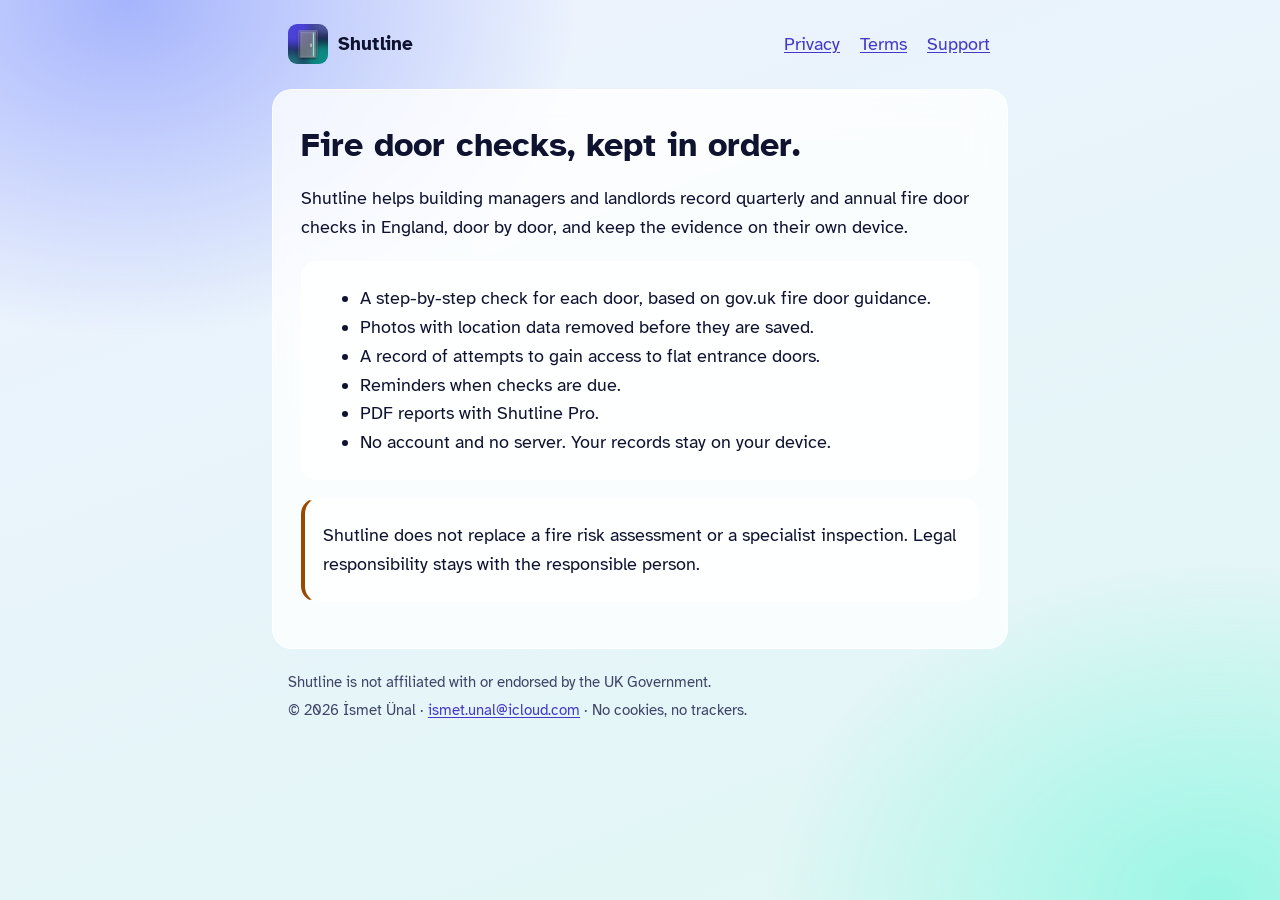
<file: index.html>
<!doctype html>
<html lang="en-GB">
<head>
<meta charset="utf-8">
<meta name="viewport" content="width=device-width,initial-scale=1">
<title>Shutline: fire door checks</title>
<meta name="description" content="Shutline helps building managers and landlords record fire door checks, on the device, with no account.">
<meta name="color-scheme" content="light dark">
<meta name="referrer" content="no-referrer">
<link rel="canonical" href="https://iunalk.github.io/shutline-support/">
<link rel="icon" type="image/png" href="assets/icon.png">
<link rel="apple-touch-icon" href="assets/apple-touch-icon.png">
<link rel="stylesheet" href="assets/site.css">
</head>
<body>
<a class="skip" href="#main">Skip to content</a>
<header class="site-header"><div class="wrap">
<a class="brand" href="./"><img src="assets/icon.png" alt="" width="40" height="40">Shutline</a>
<nav class="site-nav" aria-label="Main">
<a href="privacy/">Privacy</a>
<a href="terms/">Terms</a>
<a href="support/">Support</a>
</nav>
</div></header>
<main id="main" class="wrap">
<h1>Fire door checks, kept in order.</h1>
<p class="lead">Shutline helps building managers and landlords record quarterly and annual fire door checks in England, door by door, and keep the evidence on their own device.</p>
<div class="card">
<ul>
<li>A step-by-step check for each door, based on gov.uk fire door guidance.</li>
<li>Photos with location data removed before they are saved.</li>
<li>A record of attempts to gain access to flat entrance doors.</li>
<li>Reminders when checks are due.</li>
<li>PDF reports with Shutline Pro.</li>
<li>No account and no server. Your records stay on your device.</li>
</ul>
</div>
<div class="card warn"><p>Shutline does not replace a fire risk assessment or a specialist inspection. Legal responsibility stays with the responsible person.</p></div>
</main>
<footer class="site-footer"><div class="wrap">
<p>Shutline is not affiliated with or endorsed by the UK Government.</p>
<p>© 2026 İsmet Ünal · <a href="mailto:ismet.unal@icloud.com">ismet.unal@icloud.com</a> · No cookies, no trackers.</p>
</div></footer>
</body>
</html>
</file>
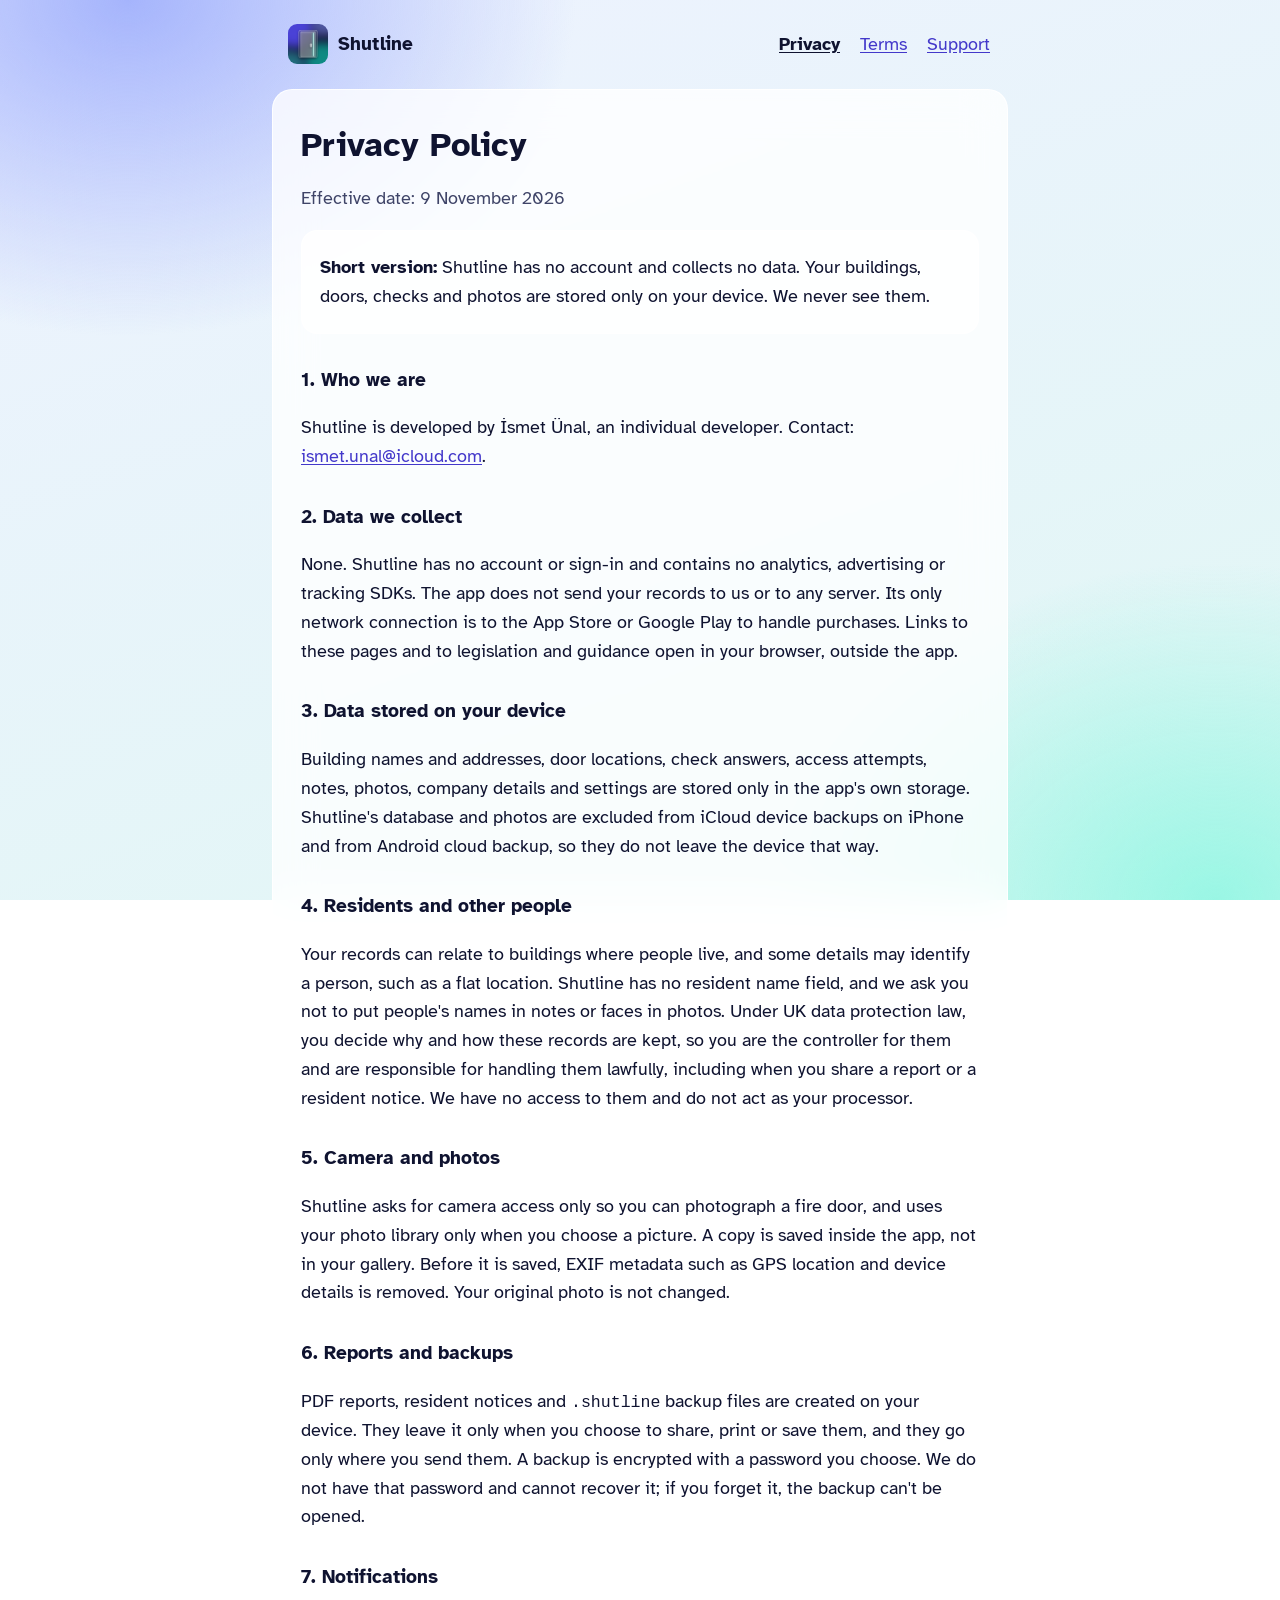
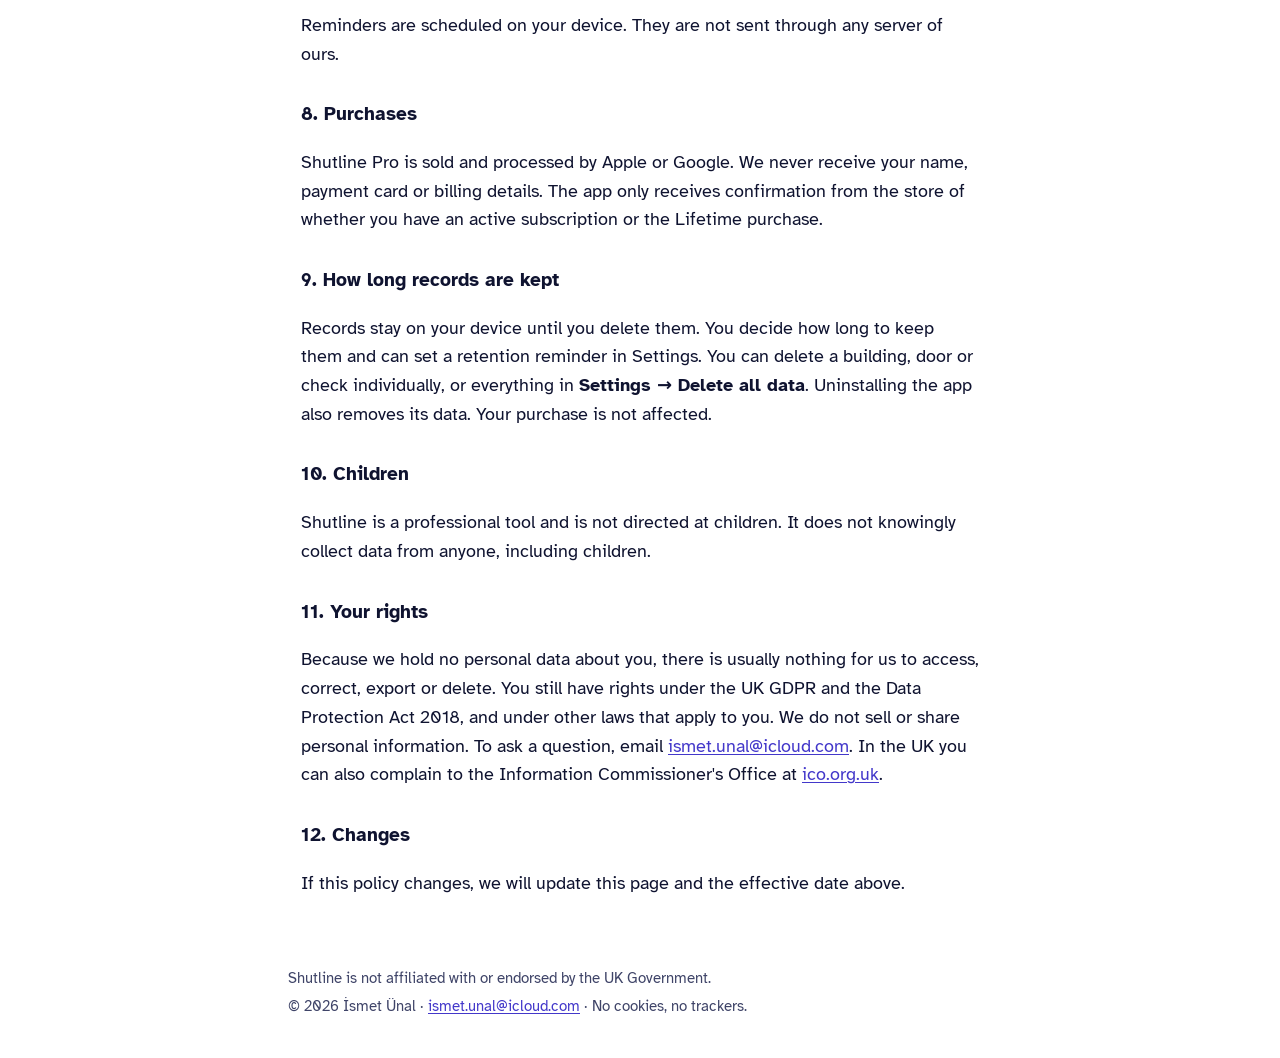
<file: privacy/index.html>
<!doctype html>
<html lang="en-GB">
<head>
<meta charset="utf-8">
<meta name="viewport" content="width=device-width,initial-scale=1">
<title>Privacy Policy – Shutline</title>
<meta name="description" content="How Shutline handles data: it collects none. Records and photos stay on your device.">
<meta name="color-scheme" content="light dark">
<meta name="referrer" content="no-referrer">
<link rel="canonical" href="https://iunalk.github.io/shutline-support/privacy/">
<link rel="icon" type="image/png" href="../assets/icon.png">
<link rel="apple-touch-icon" href="../assets/apple-touch-icon.png">
<link rel="stylesheet" href="../assets/site.css">
</head>
<body>
<a class="skip" href="#main">Skip to content</a>
<header class="site-header"><div class="wrap">
<a class="brand" href="../"><img src="../assets/icon.png" alt="" width="40" height="40">Shutline</a>
<nav class="site-nav" aria-label="Main">
<a href="../privacy/" aria-current="page">Privacy</a>
<a href="../terms/">Terms</a>
<a href="../support/">Support</a>
</nav>
</div></header>
<main id="main" class="wrap">
<h1>Privacy Policy</h1>
<p class="meta">Effective date: 9 November 2026</p>
<div class="card note"><p><strong>Short version:</strong> Shutline has no account and collects no data. Your buildings, doors, checks and photos are stored only on your device. We never see them.</p></div>
<h2>1. Who we are</h2>
<p>Shutline is developed by İsmet Ünal, an individual developer. Contact: <a href="mailto:ismet.unal@icloud.com">ismet.unal@icloud.com</a>.</p>
<h2>2. Data we collect</h2>
<p>None. Shutline has no account or sign-in and contains no analytics, advertising or tracking SDKs. The app does not send your records to us or to any server. Its only network connection is to the App Store or Google Play to handle purchases. Links to these pages and to legislation and guidance open in your browser, outside the app.</p>
<h2>3. Data stored on your device</h2>
<p>Building names and addresses, door locations, check answers, access attempts, notes, photos, company details and settings are stored only in the app's own storage. Shutline's database and photos are excluded from iCloud device backups on iPhone and from Android cloud backup, so they do not leave the device that way.</p>
<h2>4. Residents and other people</h2>
<p>Your records can relate to buildings where people live, and some details may identify a person, such as a flat location. Shutline has no resident name field, and we ask you not to put people's names in notes or faces in photos. Under UK data protection law, you decide why and how these records are kept, so you are the controller for them and are responsible for handling them lawfully, including when you share a report or a resident notice. We have no access to them and do not act as your processor.</p>
<h2>5. Camera and photos</h2>
<p>Shutline asks for camera access only so you can photograph a fire door, and uses your photo library only when you choose a picture. A copy is saved inside the app, not in your gallery. Before it is saved, EXIF metadata such as GPS location and device details is removed. Your original photo is not changed.</p>
<h2>6. Reports and backups</h2>
<p>PDF reports, resident notices and <code>.shutline</code> backup files are created on your device. They leave it only when you choose to share, print or save them, and they go only where you send them. A backup is encrypted with a password you choose. We do not have that password and cannot recover it; if you forget it, the backup can't be opened.</p>
<h2>7. Notifications</h2>
<p>Reminders are scheduled on your device. They are not sent through any server of ours.</p>
<h2>8. Purchases</h2>
<p>Shutline Pro is sold and processed by Apple or Google. We never receive your name, payment card or billing details. The app only receives confirmation from the store of whether you have an active subscription or the Lifetime purchase.</p>
<h2>9. How long records are kept</h2>
<p>Records stay on your device until you delete them. You decide how long to keep them and can set a retention reminder in Settings. You can delete a building, door or check individually, or everything in <strong>Settings → Delete all data</strong>. Uninstalling the app also removes its data. Your purchase is not affected.</p>
<h2>10. Children</h2>
<p>Shutline is a professional tool and is not directed at children. It does not knowingly collect data from anyone, including children.</p>
<h2>11. Your rights</h2>
<p>Because we hold no personal data about you, there is usually nothing for us to access, correct, export or delete. You still have rights under the UK GDPR and the Data Protection Act 2018, and under other laws that apply to you. We do not sell or share personal information. To ask a question, email <a href="mailto:ismet.unal@icloud.com">ismet.unal@icloud.com</a>. In the UK you can also complain to the Information Commissioner's Office at <a href="https://ico.org.uk/make-a-complaint/">ico.org.uk</a>.</p>
<h2>12. Changes</h2>
<p>If this policy changes, we will update this page and the effective date above.</p>
</main>
<footer class="site-footer"><div class="wrap">
<p>Shutline is not affiliated with or endorsed by the UK Government.</p>
<p>© 2026 İsmet Ünal · <a href="mailto:ismet.unal@icloud.com">ismet.unal@icloud.com</a> · No cookies, no trackers.</p>
</div></footer>
</body>
</html>
</file>
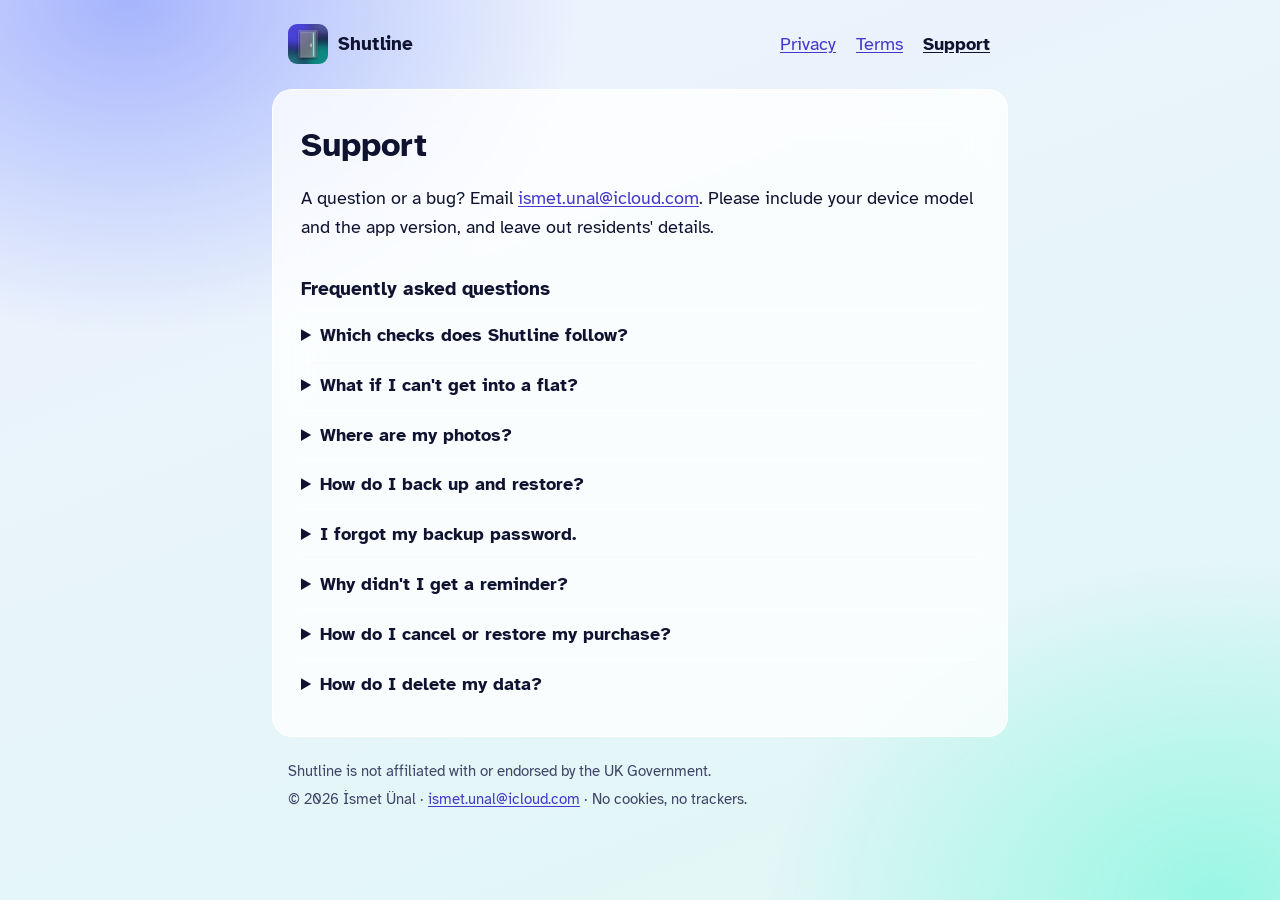
<file: support/index.html>
<!doctype html>
<html lang="en-GB">
<head>
<meta charset="utf-8">
<meta name="viewport" content="width=device-width,initial-scale=1">
<title>Support – Shutline</title>
<meta name="description" content="Help with Shutline: fire door checks, access attempts, photos, backup and subscriptions.">
<meta name="color-scheme" content="light dark">
<meta name="referrer" content="no-referrer">
<link rel="canonical" href="https://iunalk.github.io/shutline-support/support/">
<link rel="icon" type="image/png" href="../assets/icon.png">
<link rel="apple-touch-icon" href="../assets/apple-touch-icon.png">
<link rel="stylesheet" href="../assets/site.css">
</head>
<body>
<a class="skip" href="#main">Skip to content</a>
<header class="site-header"><div class="wrap">
<a class="brand" href="../"><img src="../assets/icon.png" alt="" width="40" height="40">Shutline</a>
<nav class="site-nav" aria-label="Main">
<a href="../privacy/">Privacy</a>
<a href="../terms/">Terms</a>
<a href="../support/" aria-current="page">Support</a>
</nav>
</div></header>
<main id="main" class="wrap">
<h1>Support</h1>
<p class="lead">A question or a bug? Email <a href="mailto:ismet.unal@icloud.com">ismet.unal@icloud.com</a>. Please include your device model and the app version, and leave out residents' details.</p>
<h2>Frequently asked questions</h2>
<details><summary>Which checks does Shutline follow?</summary>
<p>The check steps follow regulation 10 of the <a href="https://www.legislation.gov.uk/uksi/2022/547/regulation/10/made">Fire Safety (England) Regulations 2022</a> and the <a href="https://www.gov.uk/government/publications/fire-safety-england-regulations-2022-fire-door-guidance/fire-safety-england-regulations-2022-fire-door-guidance">gov.uk fire door guidance</a>. Check whether they apply to your building. Shutline does not replace a fire risk assessment or a specialist inspection.</p></details>
<details><summary>What if I can't get into a flat?</summary>
<p>Record each attempt on the door's screen, with the date, method and a note. The records show the steps you took to gain access.</p></details>
<details><summary>Where are my photos?</summary>
<p>Inside Shutline, not in your gallery. Location data is removed before a photo is saved. Please avoid photographing people.</p></details>
<details><summary>How do I back up and restore?</summary>
<p>In Settings, choose <strong>Create encrypted backup</strong> and set a password of at least 8 characters. Save the <code>.shutline</code> file somewhere safe. To bring it back, choose <strong>Restore from backup</strong>. Restoring replaces the records on this device. Records are not in iCloud or Google device backups, so this file is how you move to a new phone. Creating a backup needs Pro; restoring is free.</p></details>
<details><summary>I forgot my backup password.</summary>
<p>The backup can't be opened without it. We don't have the password and can't recover it.</p></details>
<details><summary>Why didn't I get a reminder?</summary>
<p>Check that notifications are allowed for Shutline in your device settings and that a reminder time is set in Settings.</p></details>
<details><summary>How do I cancel or restore my purchase?</summary>
<p>Cancel a subscription in your device's subscription settings: on iPhone, Settings → your name → Subscriptions; on Android, Google Play → Payments &amp; subscriptions → Subscriptions. On a new device, open the Pro screen and tap <strong>Restore purchases</strong> while signed in to the same store account. This also restores Lifetime.</p></details>
<details><summary>How do I delete my data?</summary>
<p>Delete a building, door or check on its own screen, or everything in <strong>Settings → Delete all data</strong>. See the <a href="../privacy/">Privacy Policy</a>.</p></details>
</main>
<footer class="site-footer"><div class="wrap">
<p>Shutline is not affiliated with or endorsed by the UK Government.</p>
<p>© 2026 İsmet Ünal · <a href="mailto:ismet.unal@icloud.com">ismet.unal@icloud.com</a> · No cookies, no trackers.</p>
</div></footer>
</body>
</html>
</file>
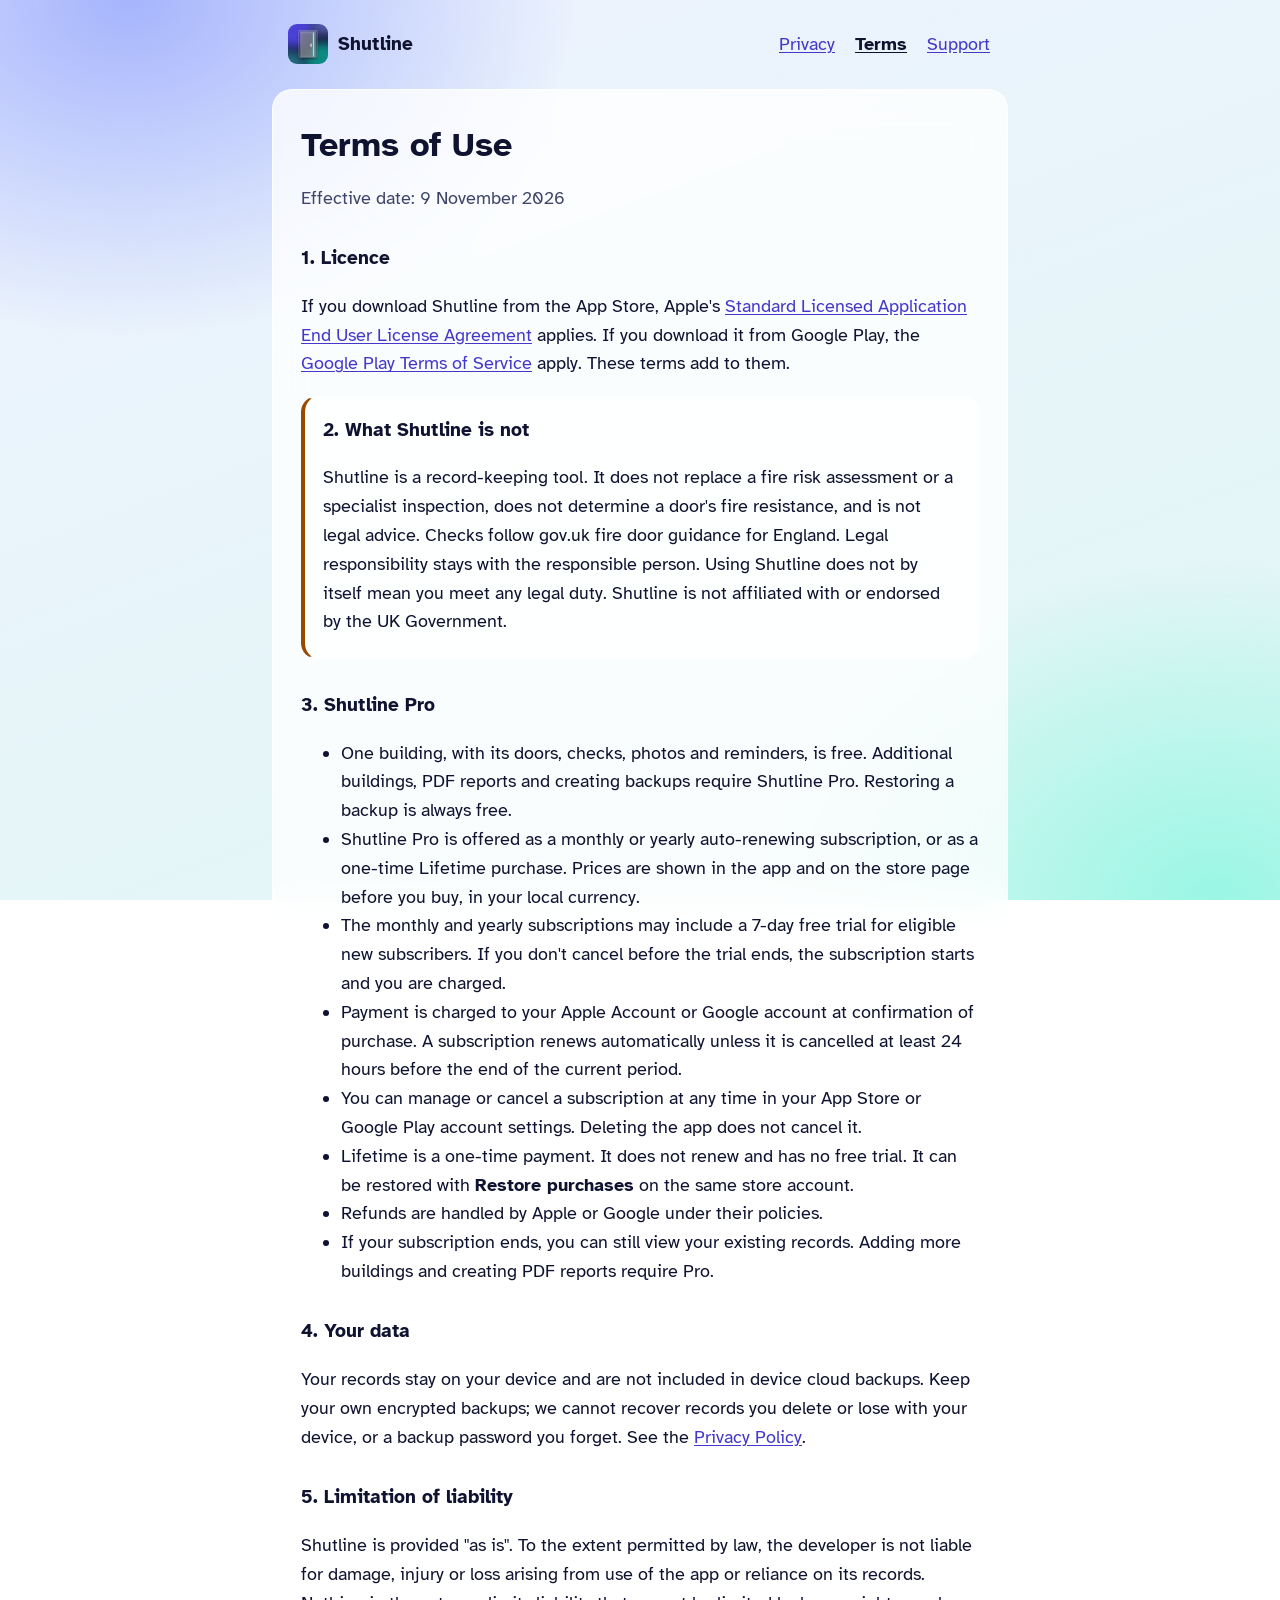
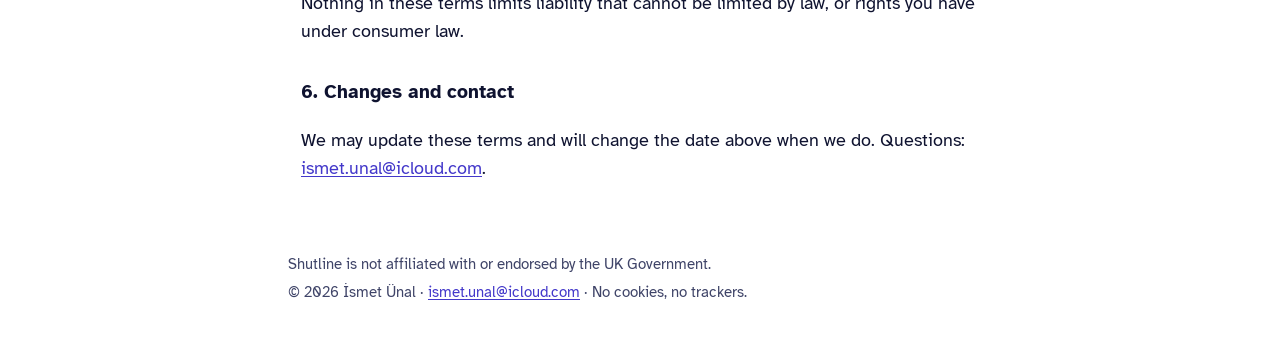
<file: terms/index.html>
<!doctype html>
<html lang="en-GB">
<head>
<meta charset="utf-8">
<meta name="viewport" content="width=device-width,initial-scale=1">
<title>Terms of Use – Shutline</title>
<meta name="description" content="Terms of use for Shutline, including Shutline Pro subscriptions and the Lifetime purchase.">
<meta name="color-scheme" content="light dark">
<meta name="referrer" content="no-referrer">
<link rel="canonical" href="https://iunalk.github.io/shutline-support/terms/">
<link rel="icon" type="image/png" href="../assets/icon.png">
<link rel="apple-touch-icon" href="../assets/apple-touch-icon.png">
<link rel="stylesheet" href="../assets/site.css">
</head>
<body>
<a class="skip" href="#main">Skip to content</a>
<header class="site-header"><div class="wrap">
<a class="brand" href="../"><img src="../assets/icon.png" alt="" width="40" height="40">Shutline</a>
<nav class="site-nav" aria-label="Main">
<a href="../privacy/">Privacy</a>
<a href="../terms/" aria-current="page">Terms</a>
<a href="../support/">Support</a>
</nav>
</div></header>
<main id="main" class="wrap">
<h1>Terms of Use</h1>
<p class="meta">Effective date: 9 November 2026</p>
<h2>1. Licence</h2>
<p>If you download Shutline from the App Store, Apple's <a href="https://www.apple.com/legal/internet-services/itunes/dev/stdeula/">Standard Licensed Application End User License Agreement</a> applies. If you download it from Google Play, the <a href="https://play.google.com/about/play-terms/">Google Play Terms of Service</a> apply. These terms add to them.</p>
<div class="card warn">
<h2>2. What Shutline is not</h2>
<p>Shutline is a record-keeping tool. It does not replace a fire risk assessment or a specialist inspection, does not determine a door's fire resistance, and is not legal advice. Checks follow gov.uk fire door guidance for England. Legal responsibility stays with the responsible person. Using Shutline does not by itself mean you meet any legal duty. Shutline is not affiliated with or endorsed by the UK Government.</p>
</div>
<h2>3. Shutline Pro</h2>
<ul>
<li>One building, with its doors, checks, photos and reminders, is free. Additional buildings, PDF reports and creating backups require Shutline Pro. Restoring a backup is always free.</li>
<li>Shutline Pro is offered as a monthly or yearly auto-renewing subscription, or as a one-time Lifetime purchase. Prices are shown in the app and on the store page before you buy, in your local currency.</li>
<li>The monthly and yearly subscriptions may include a 7-day free trial for eligible new subscribers. If you don't cancel before the trial ends, the subscription starts and you are charged.</li>
<li>Payment is charged to your Apple Account or Google account at confirmation of purchase. A subscription renews automatically unless it is cancelled at least 24 hours before the end of the current period.</li>
<li>You can manage or cancel a subscription at any time in your App Store or Google Play account settings. Deleting the app does not cancel it.</li>
<li>Lifetime is a one-time payment. It does not renew and has no free trial. It can be restored with <strong>Restore purchases</strong> on the same store account.</li>
<li>Refunds are handled by Apple or Google under their policies.</li>
<li>If your subscription ends, you can still view your existing records. Adding more buildings and creating PDF reports require Pro.</li>
</ul>
<h2>4. Your data</h2>
<p>Your records stay on your device and are not included in device cloud backups. Keep your own encrypted backups; we cannot recover records you delete or lose with your device, or a backup password you forget. See the <a href="../privacy/">Privacy Policy</a>.</p>
<h2>5. Limitation of liability</h2>
<p>Shutline is provided "as is". To the extent permitted by law, the developer is not liable for damage, injury or loss arising from use of the app or reliance on its records. Nothing in these terms limits liability that cannot be limited by law, or rights you have under consumer law.</p>
<h2>6. Changes and contact</h2>
<p>We may update these terms and will change the date above when we do. Questions: <a href="mailto:ismet.unal@icloud.com">ismet.unal@icloud.com</a>.</p>
</main>
<footer class="site-footer"><div class="wrap">
<p>Shutline is not affiliated with or endorsed by the UK Government.</p>
<p>© 2026 İsmet Ünal · <a href="mailto:ismet.unal@icloud.com">ismet.unal@icloud.com</a> · No cookies, no trackers.</p>
</div></footer>
</body>
</html>
</file>
<file: assets/site.css>
@font-face{font-family:Atkinson;src:url(fonts/AtkinsonHyperlegible-Regular.ttf);font-display:swap}
@font-face{font-family:Atkinson;font-weight:700;src:url(fonts/AtkinsonHyperlegible-Bold.ttf);font-display:swap}
:root{--metin:#0F1330;--ikincil:#3F4468;--vurgu:#4338CA;--ust:#EEF2FF;--alt:#E0F7F4;--leke1:#A5B4FC;--leke2:#99F6E4;--cam:rgba(255,255,255,.78);--kenar:rgba(255,255,255,.9);--uyari:#9A4A00}
@media (prefers-color-scheme:dark){:root{--metin:#F1F3FF;--ikincil:#C3C8E8;--vurgu:#A5B4FC;--ust:#0B1026;--alt:#1A1446;--leke1:#4F46E5;--leke2:#0D9488;--cam:rgba(30,36,72,.8);--kenar:rgba(255,255,255,.16);--uyari:#FEC84B}}
*{box-sizing:border-box}
html{-webkit-text-size-adjust:100%}
body{margin:0;min-height:100vh;color:var(--metin);font:18px/1.6 Atkinson,system-ui,sans-serif;background:linear-gradient(160deg,var(--ust),var(--alt)) fixed}
body::before{content:"";position:fixed;inset:0;z-index:-1;background:radial-gradient(40rem 30rem at 10% 0,var(--leke1),transparent 70%),radial-gradient(40rem 30rem at 95% 100%,var(--leke2),transparent 70%)}
.wrap{max-width:46rem;margin:auto;padding:0 16px}
a{color:var(--vurgu);text-underline-offset:2px}
.skip{position:absolute;left:-999px}.skip:focus{left:16px;top:8px}
.site-header .wrap{display:flex;flex-wrap:wrap;gap:8px 24px;align-items:center;justify-content:space-between;padding-block:20px}
.brand{display:flex;align-items:center;gap:10px;font-weight:700;font-size:1.2rem;color:var(--metin);text-decoration:none}
.brand img{border-radius:9px}
.site-nav{display:flex;gap:16px}
.site-nav a{padding:10px 2px}.site-nav [aria-current]{font-weight:700;color:var(--metin)}
main{background:var(--cam);border:1px solid var(--kenar);border-radius:20px;padding:12px 28px 28px!important;-webkit-backdrop-filter:blur(20px);backdrop-filter:blur(20px);width:calc(100% - 32px)}
h1{font-size:2.1rem;line-height:1.2;margin:.7em 0 .3em}
h2{font-size:1.2rem;margin:1.6em 0 .3em}
.lead{font-size:1.15rem}.meta{color:var(--ikincil)}
.card{border:1px solid var(--kenar);border-radius:16px;padding:4px 18px;margin:18px 0;background:var(--cam)}
.card.warn{border-left:4px solid var(--uyari)}.card.warn h2{margin-top:.7em}
details{border-top:1px solid var(--kenar);padding:10px 0}
summary{cursor:pointer;font-weight:700;min-height:28px}
code{font-size:.92em;overflow-wrap:anywhere}
.site-footer{color:var(--ikincil);font-size:.92rem;padding-block:18px 36px}.site-footer p{margin:.3em 0}
</file>
